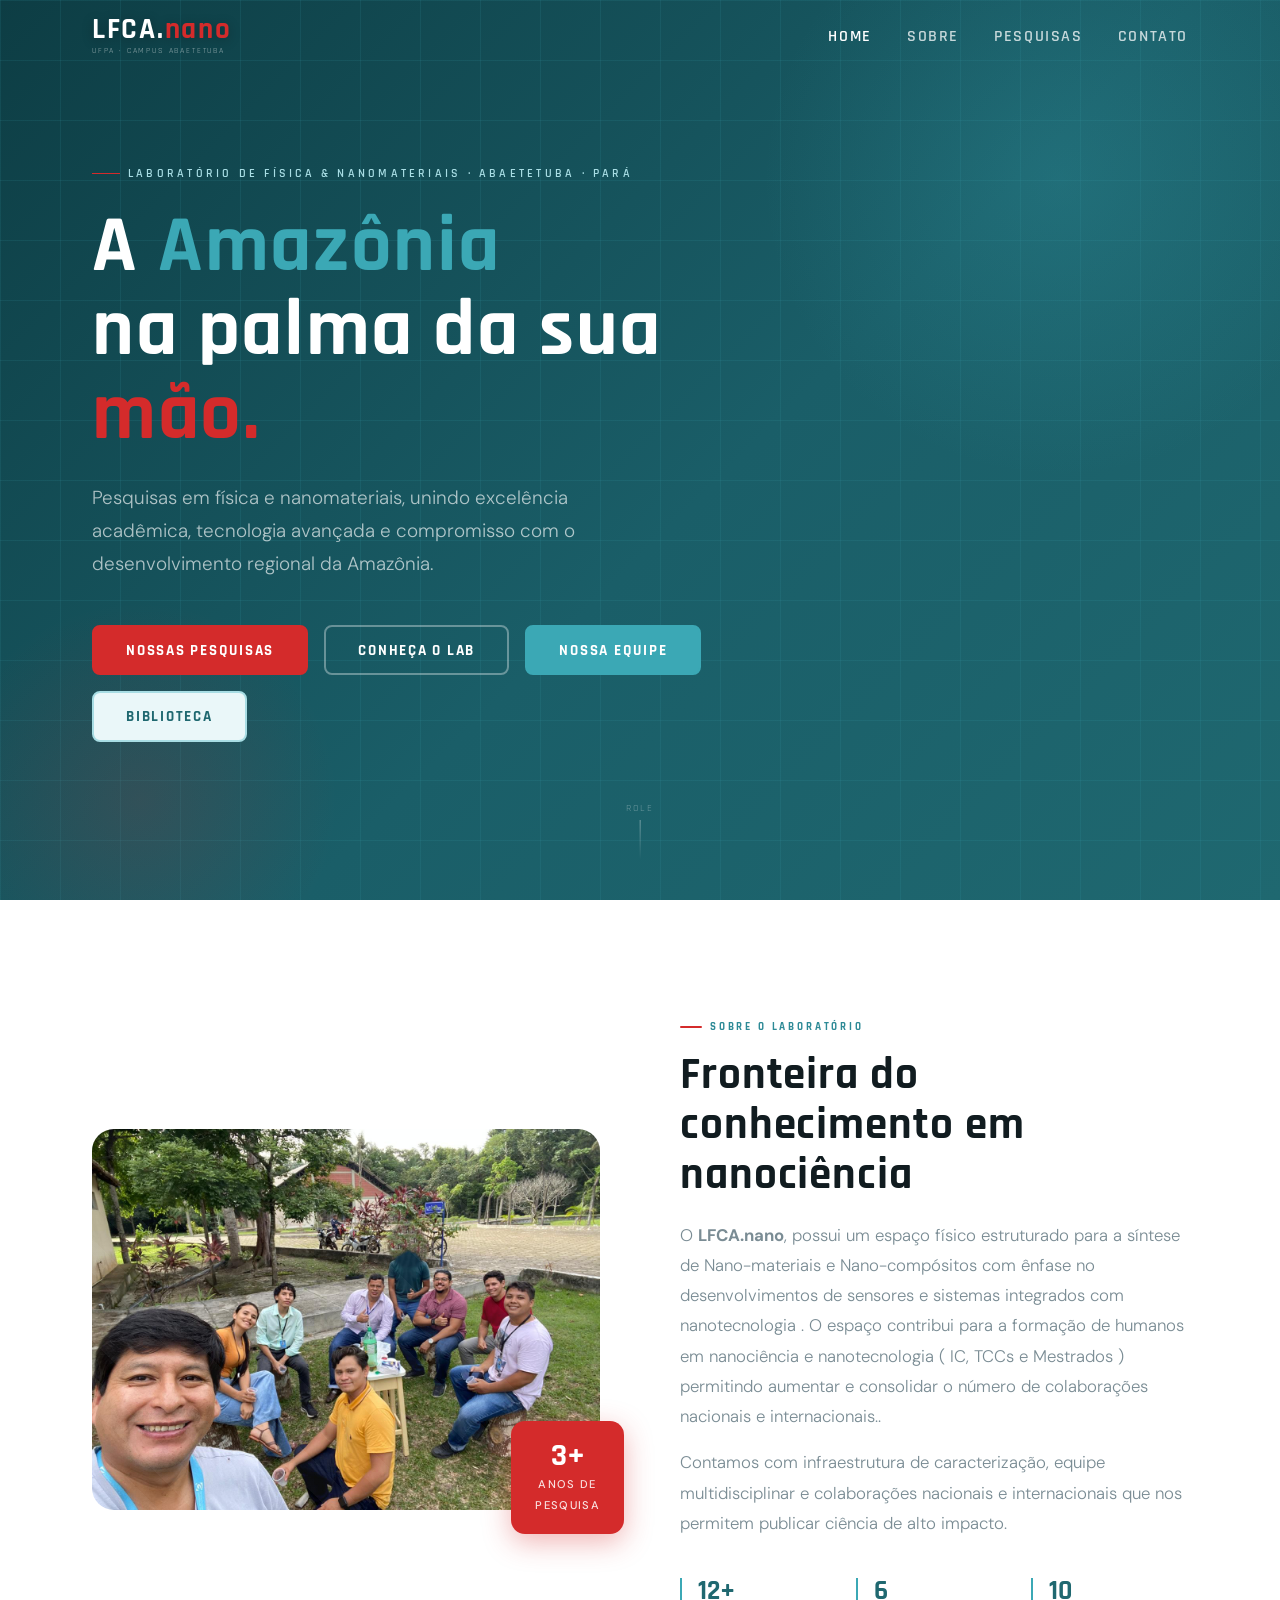
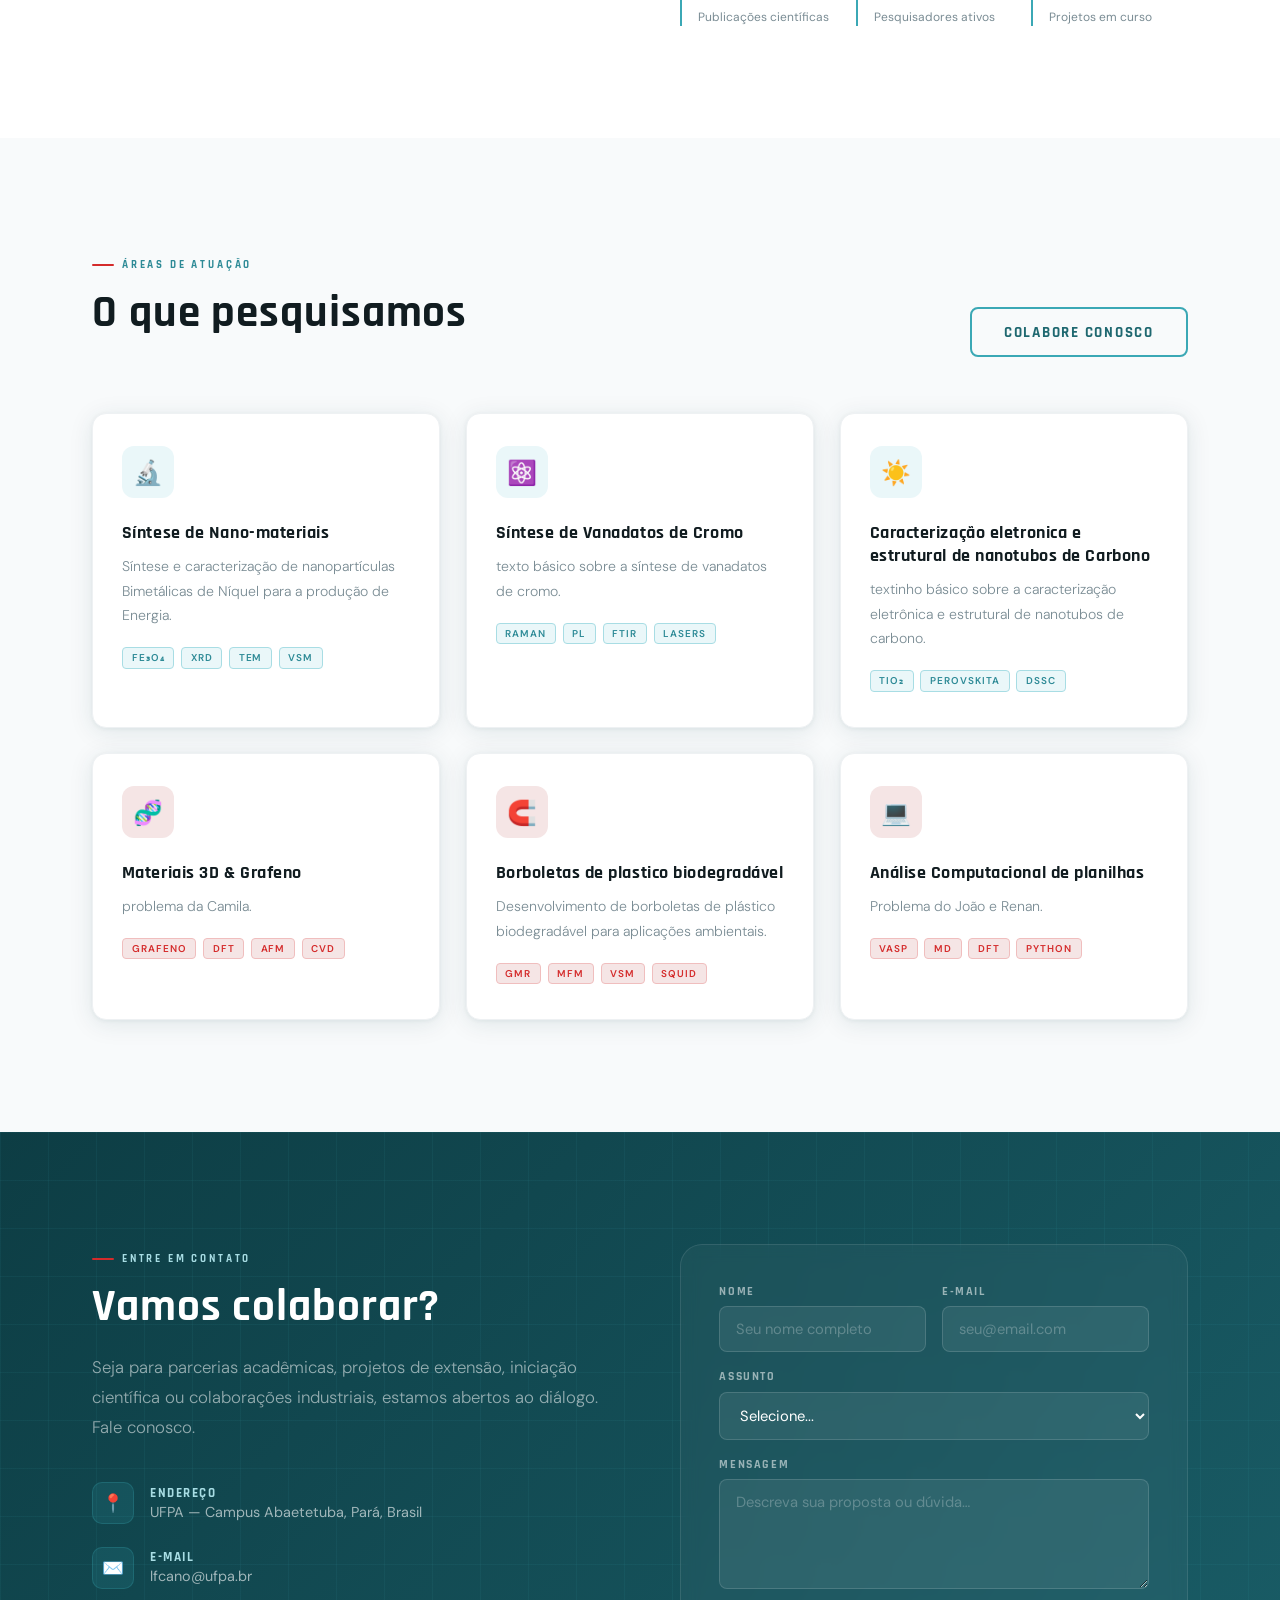
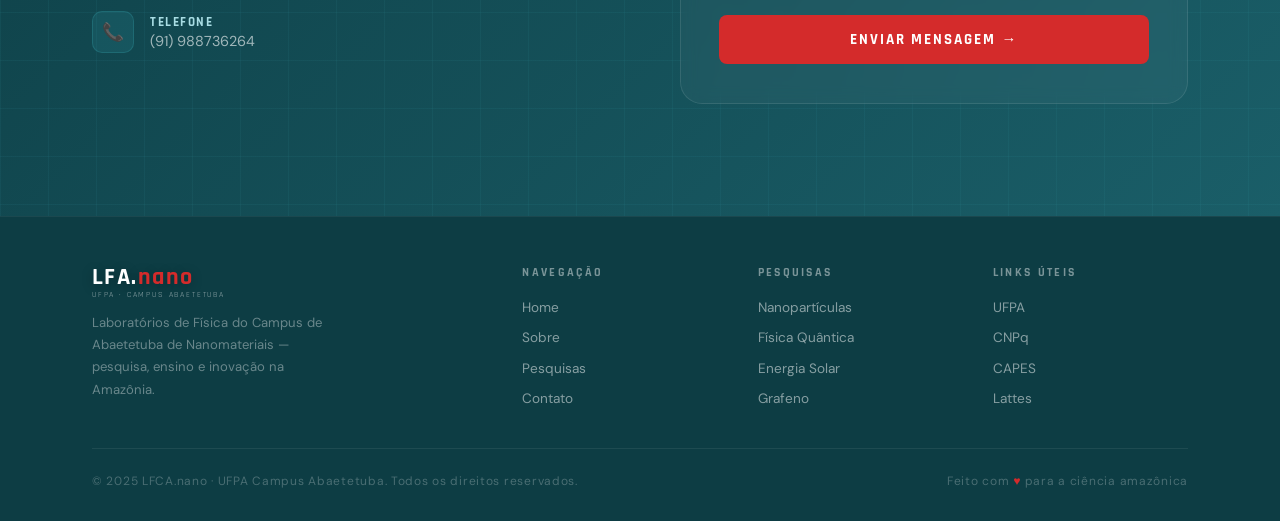
<file: main.html>
<!DOCTYPE html>
<html lang="pt-BR">
<head>
  <meta charset="UTF-8" />
  <meta name="viewport" content="width=device-width, initial-scale=1.0" />
  <title>LFCA.nano — Laboratório de Física & Nanomateriais</title>
  <link rel="stylesheet" href="main.css">
  <link href="https://fonts.googleapis.com/css2?family=Rajdhani:wght@400;500;600;700&family=DM+Sans:ital,opsz,wght@0,9..40,300;0,9..40,400;0,9..40,500;0,9..40,600;1,9..40,300&display=swap" rel="stylesheet" />


</head>
<body>

  <!-- ╔══════════════════════════════╗
       ║          HEADER             ║
       ╚══════════════════════════════╝ -->
  <header id="header">
    <div class="container">
      <nav class="nav-inner">
        <a href="#home" class="nav-logo">
          <span class="nav-logo-main">LFCA.<span>nano</span></span>
          <span class="nav-logo-sub">UFPA · Campus Abaetetuba</span>
        </a>

        <ul class="nav-links">
          <li><a href="#home">Home</a></li>
          <li><a href="#sobre">Sobre</a></li>
          <li><a href="#pesquisas">Pesquisas</a></li>
          <li><a href="#contato">Contato</a></li>
        </ul>

        <button class="nav-burger" id="burger" aria-label="Menu">
          <span></span><span></span><span></span>
        </button>
      </nav>

      <div class="nav-mobile" id="mobileMenu">
        <a href="#home"      onclick="closeMenu()">Home</a>
        <a href="#sobre"     onclick="closeMenu()">Sobre</a>
        <a href="#pesquisas" onclick="closeMenu()">Pesquisas</a>
        <a href="#contato"   onclick="closeMenu()">Contato</a>
      </div>
    </div>
  </header>

  <!-- ╔══════════════════════════════╗
       ║            HERO             ║
       ╚══════════════════════════════╝ -->
  <section id="home">
    <div class="hero-orb-2"></div>
    <div class="container">
      <div class="hero-content">
        <div class="hero-eyebrow">Laboratório de Física & Nanomateriais · Abaetetuba · Pará</div>
        <h1 class="hero-title">
          A <em> Amazônia </em><br>
          na palma da sua <br>
          <span class="accent">mão.</span>
        </h1>
        <p class="hero-sub">
          Pesquisas em física e nanomateriais, unindo excelência acadêmica, 
          tecnologia avançada e compromisso com o desenvolvimento regional da Amazônia.
        </p>
        <div class="hero-actions">
          <a href="#pesquisas" class="btn btn-primary">Nossas Pesquisas</a>
          <a href="#sobre"     class="btn btn-outline">Conheça o Lab</a>
          <a href="nossaequipe.html" class="btn btn-secondary">Nossa Equipe</a>
          <a href="biblioteca.html" class="btn btn-terciary">Biblioteca</a>
        </div>
      </div>
    </div>
    <div class="hero-scroll">
      <span>Role</span>
      <div class="scroll-line"></div>
    </div>
  </section>

  <!-- ╔══════════════════════════════╗
       ║            SOBRE            ║
       ╚══════════════════════════════╝ -->
  <section id="sobre">
    <div class="container">
      <div class="sobre-grid">

        <div class="sobre-visual reveal">
          <div class="sobre-box">
            <img src="src/image/nós.jpeg" alt="">
            <div class="sobre-box-icon"></div>
          </div>
          <div class="sobre-badge">
            <span class="sobre-badge-num">3+</span>
            <span class="sobre-badge-lbl">Anos de<br>Pesquisa</span>
          </div>
        </div>

        <div class="sobre-text reveal">
          <div class="section-label">Sobre o Laboratório</div>
          <h2 class="section-title">Fronteira do conhecimento em nanociência</h2>
          <p class="section-desc">
            O <strong>LFCA.nano</strong>, possui um espaço físico estruturado para a síntese de Nano-materiais
             e Nano-compósitos com ênfase no desenvolvimentos de sensores e 
             sistemas integrados com nanotecnologia .
             O espaço contribui para a formação de humanos em nanociência
              e nanotecnologia ( IC, TCCs e Mestrados ) permitindo aumentar e consolidar o número de colaborações nacionais e internacionais..
          </p>
          <p class="section-desc" style="margin-top:1rem;">
            Contamos com infraestrutura de caracterização, equipe multidisciplinar 
            e colaborações nacionais e internacionais que nos permitem publicar ciência de alto impacto.
          </p>

          <div class="sobre-stats">
            <div class="stat-item">
              <div class="stat-num">12+</div>
              <div class="stat-lbl">Publicações científicas</div>
            </div>
            <div class="stat-item">
              <div class="stat-num">6</div>
              <div class="stat-lbl">Pesquisadores ativos</div>
            </div>
            <div class="stat-item">
              <div class="stat-num">10</div>
              <div class="stat-lbl">Projetos em curso</div>
            </div>
          </div>
        </div>

      </div>
    </div>
  </section>

  <!-- ╔══════════════════════════════╗
       ║          PESQUISAS          ║
       ╚══════════════════════════════╝ -->
  <section id="pesquisas">
    <div class="container">
      <div class="pesquisas-header reveal">
        <div>
          <div class="section-label">Áreas de Atuação</div>
          <h2 class="section-title">O que pesquisamos</h2>
        </div>
        <a href="#contato" class="btn btn-outline" style="border-color:var(--teal-400);color:var(--teal-700);">
          Colabore conosco
        </a>
      </div>

      <div class="cards-grid">

        <div class="area-card reveal">
          <div class="card-icon">🔬</div>
          <div class="card-title">Síntese de Nano-materiais</div>
          <p class="card-desc">Síntese e caracterização de nanopartículas Bimetálicas de Níquel para a produção de Energia.</p>
          <div class="card-tags">
            <span class="ctag">Fe₃O₄</span>
            <span class="ctag">XRD</span>
            <span class="ctag">TEM</span>
            <span class="ctag">VSM</span>
          </div>
        </div>

        <div class="area-card reveal" style="transition-delay:.1s">
          <div class="card-icon">⚛️</div>
          <div class="card-title">Síntese de Vanadatos de Cromo</div>
          <p class="card-desc">texto básico sobre a síntese de vanadatos de cromo.</p>
          <div class="card-tags">
            <span class="ctag">Raman</span>
            <span class="ctag">PL</span>
            <span class="ctag">FTIR</span>
            <span class="ctag">Lasers</span>
          </div>
        </div>

        <div class="area-card reveal" style="transition-delay:.2s">
          <div class="card-icon">☀️</div>
          <div class="card-title">Caracterização eletronica e estrutural de nanotubos de Carbono</div>
          <p class="card-desc">textinho básico sobre a caracterização eletrônica e estrutural de nanotubos de carbono.</p>
          <div class="card-tags">
            <span class="ctag">TiO₂</span>
            <span class="ctag">Perovskita</span>
            <span class="ctag">DSSC</span>
          </div>
        </div>

        <div class="area-card red-accent reveal" style="transition-delay:.05s">
          <div class="card-icon">🧬</div>
          <div class="card-title">Materiais 3D & Grafeno</div>
          <p class="card-desc">problema da Camila.</p>
          <div class="card-tags">
            <span class="ctag">Grafeno</span>
            <span class="ctag">DFT</span>
            <span class="ctag">AFM</span>
            <span class="ctag">CVD</span>
          </div>
        </div>

        <div class="area-card red-accent reveal" style="transition-delay:.15s">
          <div class="card-icon">🧲</div>
          <div class="card-title">Borboletas de plastico biodegradável</div>
          <p class="card-desc">Desenvolvimento de borboletas de plástico biodegradável para aplicações ambientais.</p>
          <div class="card-tags">
            <span class="ctag">GMR</span>
            <span class="ctag">MFM</span>
            <span class="ctag">VSM</span>
            <span class="ctag">SQUID</span>
          </div>
        </div>

        <div class="area-card red-accent reveal" style="transition-delay:.25s">
          <div class="card-icon">💻</div>
          <div class="card-title">Análise Computacional de planilhas</div>
          <p class="card-desc">Problema do João e Renan.</p>
          <div class="card-tags">
            <span class="ctag">VASP</span>
            <span class="ctag">MD</span>
            <span class="ctag">DFT</span>
            <span class="ctag">Python</span>
          </div>
        </div>

      </div>
    </div>
  </section>

  <!-- ╔══════════════════════════════╗
       ║          CONTATO            ║
       ╚══════════════════════════════╝ -->
  <section id="contato">
    <div class="container">
      <div class="contato-inner">

        <div class="contato-text reveal">
          <div class="section-label">Entre em Contato</div>
          <h2 class="section-title" style="color:var(--white)">Vamos colaborar?</h2>
          <p class="section-desc">
            Seja para parcerias acadêmicas, projetos de extensão, iniciação científica ou colaborações 
            industriais, estamos abertos ao diálogo. Fale conosco.
          </p>
          <div class="contato-info">
            <div class="info-item">
              <div class="info-icon">📍</div>
              <div class="info-text">
                <strong>Endereço</strong>
                <span>UFPA — Campus Abaetetuba, Pará, Brasil</span>
              </div>
            </div>
            <div class="info-item">
              <div class="info-icon">✉️</div>
              <div class="info-text">
                <strong>E-mail</strong>
                <span> <a href="mailto:lfcano@ufpa.br">lfcano@ufpa.br</a></span>
              </div>
            </div>
            <div class="info-item">
              <div class="info-icon">📞</div>
              <div class="info-text">
                <strong>Telefone</strong>
                <span>(91) 988736264</span>
              </div>
            </div>
          </div>
        </div>

        <div class="contato-form reveal">
          <div class="form-row">
            <div class="form-group">
              <label>Nome</label>
              <input type="text" placeholder="Seu nome completo" />
            </div>
            <div class="form-group">
              <label>E-mail</label>
              <input type="email" placeholder="seu@email.com" />
            </div>
          </div>
          <div class="form-group">
            <label>Assunto</label>
            <select>
              <option value="">Selecione...</option>
              <option>Iniciação Científica</option>
              <option>Parceria Acadêmica</option>
              <option>Colaboração Industrial</option>
              <option>Visita ao Laboratório</option>
              <option>Outro</option>
            </select>
          </div>
          <div class="form-group">
            <label>Mensagem</label>
            <textarea placeholder="Descreva sua proposta ou dúvida…"></textarea>
          </div>
          <button class="form-submit" onclick="submitForm(event)">Enviar Mensagem →</button>
        </div>

      </div>
    </div>
  </section>

  <!-- ╔══════════════════════════════╗
       ║           FOOTER            ║
       ╚══════════════════════════════╝ -->
  <footer>
    <div class="container">
      <div class="footer-inner">

        <div class="footer-brand">
          <div class="nav-logo">
            <span class="nav-logo-main">LFA.<span>nano</span></span>
            <span class="nav-logo-sub">UFPA · Campus Abaetetuba</span>
          </div>
          <p>Laboratórios de Física do Campus de Abaetetuba de Nanomateriais — pesquisa, ensino e inovação na Amazônia.</p>
        </div>

        <div class="footer-col">
          <h4>Navegação</h4>
          <ul>
            <li><a href="#home">Home</a></li>
            <li><a href="#sobre">Sobre</a></li>
            <li><a href="#pesquisas">Pesquisas</a></li>
            <li><a href="#contato">Contato</a></li>
          </ul>
        </div>

        <div class="footer-col">
          <h4>Pesquisas</h4>
          <ul>
            <li><a href="#pesquisas">Nanopartículas</a></li>
            <li><a href="#pesquisas">Física Quântica</a></li>
            <li><a href="#pesquisas">Energia Solar</a></li>
            <li><a href="#pesquisas">Grafeno</a></li>
          </ul>
        </div>

        <div class="footer-col">
          <h4>Links Úteis</h4>
          <ul>
            <li><a href="https://www.ufpa.br" target="_blank">UFPA</a></li>
            <li><a href="https://www.cnpq.br" target="_blank">CNPq</a></li>
            <li><a href="https://www.capes.gov.br" target="_blank">CAPES</a></li>
            <li><a href="https://lattes.cnpq.br" target="_blank">Lattes</a></li>
          </ul>
        </div>

      </div>

      <div class="footer-bottom">
        <p>© 2025 LFCA.nano · UFPA Campus Abaetetuba. Todos os direitos reservados.</p>
        <p>Feito com <span>♥</span> para a ciência amazônica</p>
      </div>
    </div>
  </footer>
  <script src="main.js"></script>
</body>
</html>
</file>
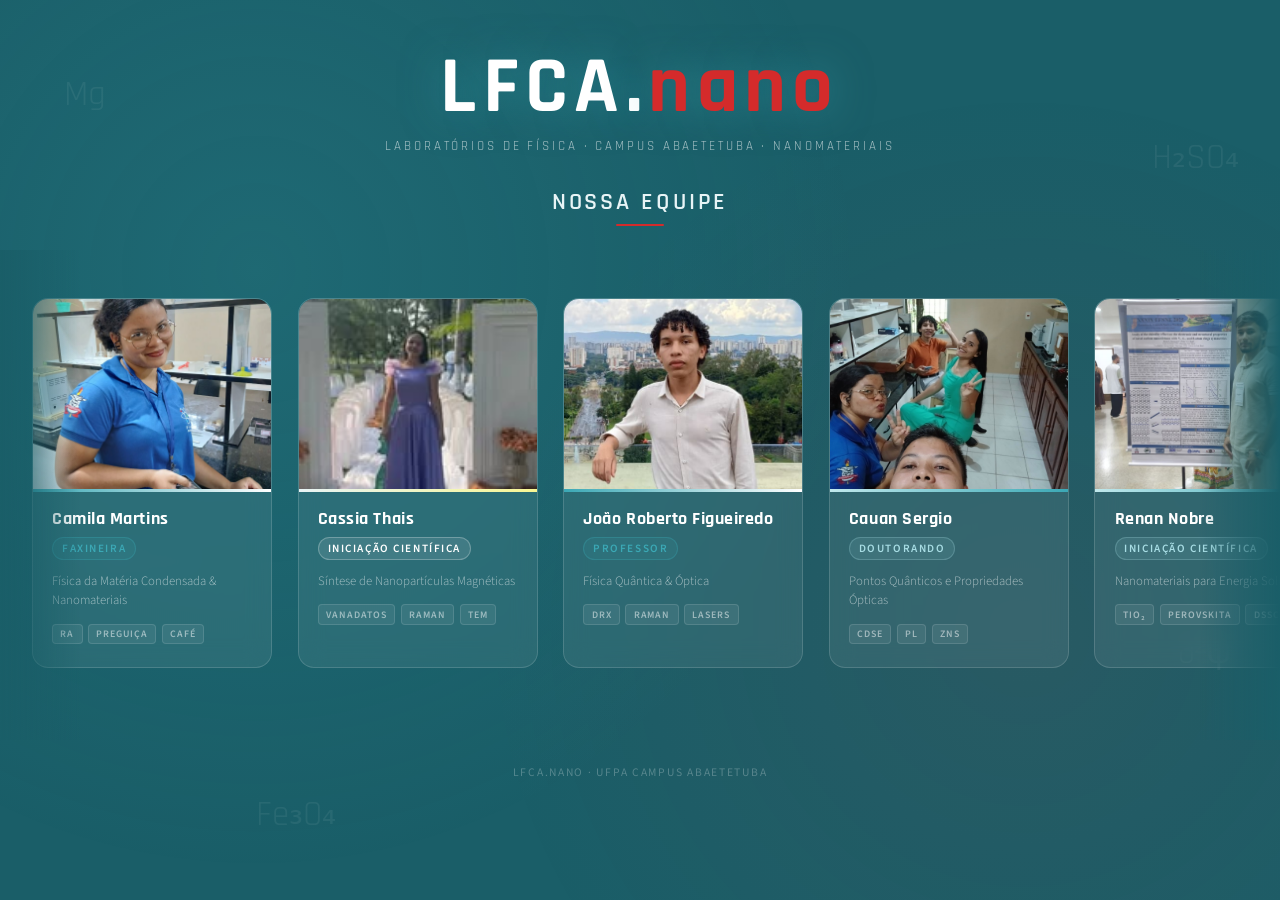
<file: nossaequipe.html>
<!DOCTYPE html>
<html lang="pt-BR">
<head>
  <meta charset="UTF-8">
  <meta name="viewport" content="width=device-width, initial-scale=1.0">
  <title>LFCAnano — Profissionais</title>
  <link href="https://fonts.googleapis.com/css2?family=Rajdhani:wght@400;600;700&family=Source+Sans+3:wght@300;400;600&display=swap" rel="stylesheet">
  <link rel="stylesheet" href="nossaeqp.css">
</head>
<body>

  <!-- science doodles -->
  <div class="doodle">Mg</div>
  <div class="doodle">H₂SO₄</div>
  <div class="doodle">Zn</div>
  <div class="doodle">∂²ψ</div>
  <div class="doodle">Fe₃O₄</div>
  <div class="doodle">λ</div>
  <div class="doodle">∇·B=0</div>

  <header>
    <div class="logo-text">LFCA.<span>nano</span></div>
    <div class="logo-sub">Laboratórios de Física · Campus Abaetetuba · Nanomateriais</div>
    <div class="section-title">Nossa Equipe</div>
  </header>

  <div class="carousel-wrapper">
    <div class="carousel-track" id="track"></div>
  </div>

  <footer>LFCA.nano · UFPA Campus Abaetetuba</footer>

  <script src="nossaeqp.js"></script>
</body>
</html>
</file>
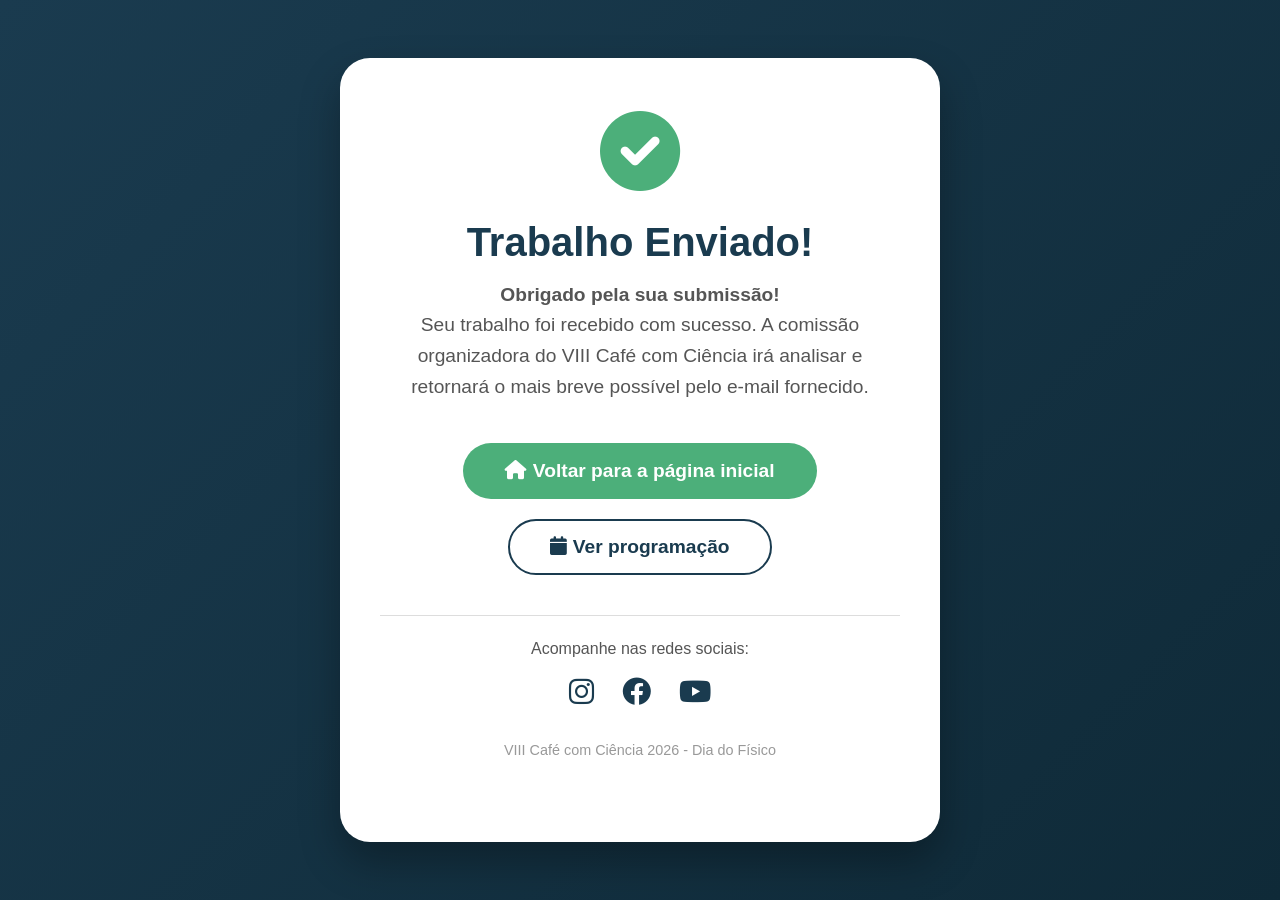
<file: obrigado.html>
<!DOCTYPE html>
<html lang="pt-br">
<head>
    <meta charset="UTF-8">
    <meta name="viewport" content="width=device-width, initial-scale=1.0">
    <title>Obrigado! - VIII Café com Ciência</title>
    <style>
        * {
            margin: 0;
            padding: 0;
            box-sizing: border-box;
            font-family: 'Segoe UI', Tahoma, Geneva, Verdana, sans-serif;
        }
        
        body {
            background: linear-gradient(135deg, #1a3b4f, #0f2a38);
            min-height: 100vh;
            display: flex;
            align-items: center;
            justify-content: center;
            padding: 20px;
        }
        
        .container {
            background-color: white;
            max-width: 600px;
            width: 100%;
            padding: 50px 40px;
            border-radius: 30px;
            text-align: center;
            box-shadow: 0 20px 40px rgba(0,0,0,0.3);
        }
        
        .icone {
            font-size: 5rem;
            color: #4caf7a;
            margin-bottom: 20px;
        }
        
        h1 {
            color: #1a3b4f;
            font-size: 2.5rem;
            margin-bottom: 15px;
        }
        
        p {
            color: #555;
            font-size: 1.2rem;
            line-height: 1.6;
            margin-bottom: 30px;
        }
        
        .btn {
            display: inline-block;
            background-color: #4caf7a;
            color: white;
            padding: 15px 40px;
            border-radius: 50px;
            text-decoration: none;
            font-weight: bold;
            font-size: 1.2rem;
            transition: all 0.3s;
            border: 2px solid transparent;
            margin: 10px;
        }
        
        .btn:hover {
            background-color: transparent;
            border-color: #4caf7a;
            color: #4caf7a;
            transform: scale(1.05);
        }
        
        .btn-outline {
            background-color: transparent;
            border: 2px solid #1a3b4f;
            color: #1a3b4f;
        }
        
        .btn-outline:hover {
            background-color: #1a3b4f;
            color: white;
            border-color: #1a3b4f;
        }
        
        .redes-sociais {
            margin-top: 30px;
            padding-top: 20px;
            border-top: 1px solid #ddd;
        }
        
        .redes-sociais a {
            color: #1a3b4f;
            font-size: 1.8rem;
            margin: 0 10px;
            transition: color 0.3s;
            text-decoration: none;
        }
        
        .redes-sociais a:hover {
            color: #4caf7a;
        }
        
        @media (max-width: 768px) {
            .container { padding: 30px 20px; }
            h1 { font-size: 2rem; }
            p { font-size: 1rem; }
            .btn { display: block; width: 100%; margin: 10px 0; }
        }
    </style>
    <!-- Font Awesome -->
    <link rel="stylesheet" href="https://cdnjs.cloudflare.com/ajax/libs/font-awesome/6.0.0/css/all.min.css">
</head>
<body>
    <div class="container">
        <div class="icone">
            <i class="fas fa-check-circle"></i>
        </div>
        
        <h1>Trabalho Enviado!</h1>
        
        <p>
            <strong>Obrigado pela sua submissão!</strong><br>
            Seu trabalho foi recebido com sucesso. 
            A comissão organizadora do VIII Café com Ciência irá analisar e 
            retornará o mais breve possível pelo e-mail fornecido.
        </p>
        
        <div style="margin: 30px 0;">
            <!-- BOTÃO VOLTAR PARA PÁGINA INICIAL -->
            <a href="index.html" class="btn">
                <i class="fas fa-home"></i> Voltar para a página inicial
            </a>
            
            <!-- BOTÃO VER PROGRAMAÇÃO - Volta para index.html na seção de programação -->
            <a href="index.html#programacao" class="btn btn-outline">
                <i class="fas fa-calendar"></i> Ver programação
            </a>
        </div>
        
        <div class="redes-sociais">
            <p style="font-size: 1rem; margin-bottom: 15px;">Acompanhe nas redes sociais:</p>
            <a href="https://www.instagram.com/cafecomciencia_ufpa/" target="_blank">
                <i class="fab fa-instagram"></i>
            </a>
            <a href="https://www.facebook.com/share/v/1CzgucBdns/" target="_blank">
                <i class="fab fa-facebook"></i>
            </a>
            <a href="https://youtube.com/shorts/BmYcSkB1yfk?si=aydjt973rU95ovrd" target="_blank">
                <i class="fab fa-youtube"></i>
            </a>
        </div>
        
        <p style="margin-top: 30px; font-size: 0.9rem; color: #999;">
            VIII Café com Ciência 2026 - Dia do Físico
        </p>
    </div>

<script src="script.js"></script>
</body>
</html>
</file>
<file: main.css>
/* ═══════════════════════════════════════
       TOKENS & RESET
    ═══════════════════════════════════════ */
    :root {
      --teal-900: #0d3d44;
      --teal-800: #1a5e68;
      --teal-700: #1f6870;
      --teal-600: #2d8a96;
      --teal-400: #3ba8b5;
      --teal-200: #a8dde4;
      --teal-50:  #eaf7f9;
      --red:      #d42b2b;
      --red-soft: #f5e5e5;
      --white:    #ffffff;
      --gray-50:  #f8fafb;
      --gray-100: #eef1f3;
      --gray-300: #c8d0d5;
      --gray-500: #7a8c94;
      --gray-700: #3d4f56;
      --gray-900: #111c20;

      --font-display: 'Rajdhani', sans-serif;
      --font-body:    'DM Sans', sans-serif;

      --radius-sm: 8px;
      --radius-md: 14px;
      --radius-lg: 22px;

      --shadow-card: 0 4px 24px rgba(13,61,68,.10), 0 1px 4px rgba(13,61,68,.06);
      --shadow-card-hover: 0 16px 48px rgba(13,61,68,.18), 0 2px 8px rgba(13,61,68,.08);

      --transition: .28s cubic-bezier(.4,0,.2,1);
    }

    *, *::before, *::after { box-sizing: border-box; margin: 0; padding: 0; }

    html { scroll-behavior: smooth; font-size: 16px; }

    body {
      font-family: var(--font-body);
      color: var(--gray-900);
      background: var(--white);
      overflow-x: hidden;
      -webkit-font-smoothing: antialiased;
    }

    img { max-width: 100%; display: block; }
    a   { text-decoration: none; color: inherit; }

    .container {
      width: 100%;
      max-width: 1160px;
      margin: 0 auto;
      padding: 0 2rem;
    }

    /* ═══════════════════════════════════════
       HEADER / NAV
    ═══════════════════════════════════════ */
    #header {
      position: fixed; top: 0; left: 0; right: 0;
      z-index: 100;
      background: transparent;
      transition: background var(--transition), box-shadow var(--transition), backdrop-filter var(--transition);
    }
    #header.scrolled {
      background: rgba(10, 48, 55, 0.92);
      backdrop-filter: blur(16px);
      box-shadow: 0 2px 24px rgba(0,0,0,.18);
    }

    .nav-inner {
      display: flex;
      align-items: center;
      justify-content: space-between;
      height: 72px;
    }

    /* logo */
    .nav-logo {
      display: flex;
      flex-direction: column;
      line-height: 1;
    }
    .nav-logo-main {
      font-family: var(--font-display);
      font-size: 1.8rem;
      font-weight: 700;
      color: var(--white);
      letter-spacing: .06em;
      text-shadow: 0 2px 12px rgba(0,0,0,.3);
    }
    .nav-logo-main span { color: var(--red); }
    .nav-logo-sub {
      font-family: var(--font-display);
      font-size: .52rem;
      letter-spacing: .22em;
      color: rgba(255,255,255,.55);
      text-transform: uppercase;
      margin-top: 2px;
    }

    /* links */
    .nav-links {
      display: flex;
      align-items: center;
      gap: 2.2rem;
      list-style: none;
    }
    .nav-links a {
      font-family: var(--font-display);
      font-size: 1rem;
      font-weight: 600;
      letter-spacing: .1em;
      text-transform: uppercase;
      color: rgba(255,255,255,.75);
      transition: color var(--transition);
      position: relative;
      padding-bottom: 3px;
    }
    .nav-links a::after {
      content: '';
      position: absolute; bottom: 0; left: 0;
      width: 0; height: 2px;
      background: var(--red);
      border-radius: 2px;
      transition: width var(--transition);
    }
    .nav-links a:hover         { color: var(--white); }
    .nav-links a:hover::after  { width: 100%; }

    /* hamburger */
    .nav-burger {
      display: none;
      flex-direction: column;
      gap: 5px;
      cursor: pointer;
      background: none; border: none; padding: 4px;
    }
    .nav-burger span {
      display: block; width: 26px; height: 2px;
      background: var(--white); border-radius: 2px;
      transition: transform var(--transition), opacity var(--transition);
    }
    .nav-burger.open span:nth-child(1) { transform: translateY(7px) rotate(45deg); }
    .nav-burger.open span:nth-child(2) { opacity: 0; }
    .nav-burger.open span:nth-child(3) { transform: translateY(-7px) rotate(-45deg); }

    /* mobile menu */
    .nav-mobile {
      display: none;
      flex-direction: column;
      background: rgba(10,48,55,.97);
      backdrop-filter: blur(16px);
      padding: 1.5rem 2rem 2rem;
      gap: 1.2rem;
      border-top: 1px solid rgba(255,255,255,.08);
    }
    .nav-mobile a {
      font-family: var(--font-display);
      font-size: 1.2rem;
      font-weight: 600;
      letter-spacing: .14em;
      text-transform: uppercase;
      color: rgba(255,255,255,.8);
    }
    .nav-mobile.open { display: flex; }

    /* ═══════════════════════════════════════
       HERO
    ═══════════════════════════════════════ */
    #home {
      position: relative;
      min-height: 100vh;
      display: flex;
      align-items: center;
      overflow: hidden;
      background: linear-gradient(135deg, var(--teal-900) 0%, var(--teal-800) 55%, var(--teal-700) 100%);
    }

    /* animated grid overlay */
    #home::before {
      content: '';
      position: absolute; inset: 0;
      background-image:
        linear-gradient(rgba(58,168,181,.12) 1px, transparent 1px),
        linear-gradient(90deg, rgba(58,168,181,.12) 1px, transparent 1px);
      background-size: 60px 60px;
      animation: grid-drift 18s linear infinite;
      pointer-events: none;
    }
    @keyframes grid-drift {
      0%   { transform: translate(0,0); }
      100% { transform: translate(60px, 60px); }
    }

    /* glow orbs */
    #home::after {
      content: '';
      position: absolute;
      width: 600px; height: 600px;
      top: -120px; right: -80px;
      border-radius: 50%;
      background: radial-gradient(circle, rgba(58,168,181,.22) 0%, transparent 70%);
      pointer-events: none;
    }
    .hero-orb-2 {
      position: absolute;
      width: 400px; height: 400px;
      bottom: -100px; left: -60px;
      border-radius: 50%;
      background: radial-gradient(circle, rgba(212,43,43,.14) 0%, transparent 70%);
      pointer-events: none;
    }

    .hero-content {
      position: relative; z-index: 2;
      max-width: 760px;
    }

    .hero-eyebrow {
      display: inline-flex;
      align-items: center;
      gap: .5rem;
      font-family: var(--font-display);
      font-size: .72rem;
      font-weight: 600;
      letter-spacing: .28em;
      text-transform: uppercase;
      color: var(--teal-200);
      margin-bottom: 1.5rem;
      opacity: 0;
      animation: fade-up .7s .2s forwards;
    }
    .hero-eyebrow::before {
      content: '';
      display: block;
      width: 28px; height: 1px;
      background: var(--red);
    }

    .hero-title {
      font-family: var(--font-display);
      font-size: clamp(2.6rem, 6.5vw, 5rem);
      font-weight: 700;
      line-height: 1.05;
      letter-spacing: .02em;
      color: var(--white);
      margin-bottom: 1.5rem;
      opacity: 0;
      animation: fade-up .7s .4s forwards;
    }
    .hero-title em {
      font-style: normal;
      color: var(--teal-400);
    }
    .hero-title .accent { color: var(--red); }

    .hero-sub {
      font-size: clamp(1rem, 2vw, 1.18rem);
      font-weight: 300;
      line-height: 1.75;
      color: rgba(255,255,255,.65);
      max-width: 560px;
      margin-bottom: 2.8rem;
      opacity: 0;
      animation: fade-up .7s .6s forwards;
    }

    .hero-actions {
      display: flex;
      flex-wrap: wrap;
      gap: 1rem;
      opacity: 0;
      animation: fade-up .7s .8s forwards;
    }

    .btn {
      display: inline-flex;
      align-items: center;
      gap: .5rem;
      font-family: var(--font-display);
      font-size: .92rem;
      font-weight: 700;
      letter-spacing: .12em;
      text-transform: uppercase;
      padding: .85rem 2rem;
      border-radius: var(--radius-sm);
      border: 2px solid transparent;
      cursor: pointer;
      transition: all var(--transition);
    }
    .btn-primary {
      background: var(--red);
      color: var(--white);
      border-color: var(--red);
    }
    .btn-primary:hover {
      background: #b82424;
      border-color: #b82424;
      transform: translateY(-2px);
      box-shadow: 0 8px 28px rgba(212,43,43,.4);
    }
    .btn-secondary {
      background: var(--teal-400);
      color: var(--white);
      border-color: var(--teal-400);
    }
    .btn-secondary:hover {
      background: var(--teal-600);
      border-color: var(--teal-600);
      transform: translateY(-2px);
      box-shadow: 0 8px 28px rgba(58,168,181,.35);
    }
    .btn-terciary {
      background: var(--teal-50);
      color: var(--teal-700);
      border-color: var(--teal-200);
    }
    .btn-terciary:hover {
      background: var(--teal-200);
      border-color: var(--teal-400);
      transform: translateY(-2px);
      box-shadow: 0 8px 28px rgba(58,168,181,.25);
    }
    .btn-outline {
      background: transparent;
      color: var(--white);
      border-color: rgba(255,255,255,.35);
    }
    .btn-outline:hover {
      background: rgba(255,255,255,.1);
      border-color: var(--white);
      transform: translateY(-2px);
    }

    /* scroll indicator */
    .hero-scroll {
      position: absolute;
      bottom: 2.5rem; left: 50%;
      transform: translateX(-50%);
      display: flex;
      flex-direction: column;
      align-items: center;
      gap: .4rem;
      opacity: 0;
      animation: fade-in 1s 1.4s forwards;
      z-index: 2;
    }
    .hero-scroll span {
      font-family: var(--font-display);
      font-size: .6rem;
      letter-spacing: .2em;
      text-transform: uppercase;
      color: rgba(255,255,255,.35);
    }
    .scroll-line {
      width: 1px; height: 40px;
      background: linear-gradient(to bottom, rgba(255,255,255,.4), transparent);
      animation: scroll-bounce 2s ease-in-out infinite;
    }
    @keyframes scroll-bounce {
      0%, 100% { transform: scaleY(1);   opacity: .6; }
      50%       { transform: scaleY(.6); opacity: .2; }
    }

    /* ═══════════════════════════════════════
       SECTION UTILS
    ═══════════════════════════════════════ */
    section { padding: 7rem 0; }

    .section-label {
      display: inline-flex;
      align-items: center;
      gap: .5rem;
      font-family: var(--font-display);
      font-size: .68rem;
      font-weight: 700;
      letter-spacing: .26em;
      text-transform: uppercase;
      color: var(--teal-600);
      margin-bottom: 1rem;
    }
    .section-label::before {
      content: '';
      display: block;
      width: 22px; height: 2px;
      background: var(--red);
      border-radius: 2px;
    }

    .section-title {
      font-family: var(--font-display);
      font-size: clamp(1.8rem, 4vw, 2.8rem);
      font-weight: 700;
      line-height: 1.12;
      letter-spacing: .02em;
      color: var(--gray-900);
      margin-bottom: 1.2rem;
    }

    .section-desc {
      font-size: 1.05rem;
      font-weight: 300;
      line-height: 1.8;
      color: var(--gray-500);
      max-width: 600px;
    }

    /* reveal animation via IntersectionObserver */
    .reveal {
      opacity: 0;
      transform: translateY(32px);
      transition: opacity .65s ease, transform .65s ease;
    }
    .reveal.visible {
      opacity: 1;
      transform: translateY(0);
    }

    /* ═══════════════════════════════════════
       SOBRE
    ═══════════════════════════════════════ */
    #sobre { background: var(--white); }

    .sobre-grid {
      display: grid;
      grid-template-columns: 1fr 1fr;
      gap: 5rem;
      align-items: center;
    }

    .sobre-visual {
      position: relative;
    }
    .sobre-box {
      width: 100%;
      aspect-ratio: 4/3;
      border-radius: var(--radius-lg);
      background: linear-gradient(135deg, var(--teal-800), var(--teal-600));
      display: flex;
      align-items: center;
      justify-content: center;
      overflow: hidden;
      position: relative;
    }
    .sobre-box::before {
      content: '';
      position: absolute; inset: 0;
      background:
        repeating-linear-gradient(45deg, transparent, transparent 24px, rgba(255,255,255,.04) 24px, rgba(255,255,255,.04) 48px);
    }
    .sobre-box-icon {
      font-family: var(--font-display);
      font-size: 5rem;
      font-weight: 700;
      color: rgba(255,255,255,.12);
      letter-spacing: .06em;
      position: relative; z-index: 1;
      user-select: none;
    }

    .sobre-badge {
      position: absolute;
      bottom: -1.5rem; right: -1.5rem;
      background: var(--red);
      color: var(--white);
      border-radius: var(--radius-md);
      padding: 1.2rem 1.5rem;
      box-shadow: 0 8px 28px rgba(212,43,43,.35);
      text-align: center;
    }
    .sobre-badge-num {
      font-family: var(--font-display);
      font-size: 2rem;
      font-weight: 700;
      line-height: 1;
      display: block;
    }
    .sobre-badge-lbl {
      font-size: .7rem;
      font-weight: 500;
      letter-spacing: .12em;
      text-transform: uppercase;
      opacity: .85;
    }

    .sobre-text .section-desc { max-width: 100%; }

    .sobre-stats {
      display: grid;
      grid-template-columns: repeat(3, 1fr);
      gap: 1.2rem;
      margin-top: 2.5rem;
    }
    .stat-item {
      border-left: 2px solid var(--teal-400);
      padding-left: 1rem;
    }
    .stat-num {
      font-family: var(--font-display);
      font-size: 1.7rem;
      font-weight: 700;
      color: var(--teal-700);
      line-height: 1;
    }
    .stat-lbl {
      font-size: .75rem;
      font-weight: 400;
      color: var(--gray-500);
      margin-top: .25rem;
      line-height: 1.4;
    }

    /* ═══════════════════════════════════════
       PESQUISAS / ÁREAS
    ═══════════════════════════════════════ */
    #pesquisas { background: var(--gray-50); }

    .pesquisas-header {
      display: flex;
      justify-content: space-between;
      align-items: flex-end;
      flex-wrap: wrap;
      gap: 1.5rem;
      margin-bottom: 3.5rem;
    }

    .cards-grid {
      display: grid;
      grid-template-columns: repeat(3, 1fr);
      gap: 1.6rem;
    }

    .area-card {
      background: var(--white);
      border-radius: var(--radius-md);
      padding: 2rem 1.8rem 2.2rem;
      box-shadow: var(--shadow-card);
      border: 1px solid var(--gray-100);
      position: relative;
      overflow: hidden;
      transition: transform var(--transition), box-shadow var(--transition), border-color var(--transition);
      cursor: default;
    }
    .area-card::before {
      content: '';
      position: absolute;
      top: 0; left: 0; right: 0;
      height: 4px;
      background: linear-gradient(90deg, var(--teal-600), var(--teal-400));
      transform: scaleX(0);
      transform-origin: left;
      transition: transform var(--transition);
    }
    .area-card:hover {
      transform: translateY(-6px);
      box-shadow: var(--shadow-card-hover);
      border-color: var(--teal-200);
    }
    .area-card:hover::before { transform: scaleX(1); }

    .area-card.red-accent::before {
      background: linear-gradient(90deg, var(--red), #e85b5b);
    }

    .card-icon {
      width: 52px; height: 52px;
      border-radius: 12px;
      background: var(--teal-50);
      display: flex; align-items: center; justify-content: center;
      margin-bottom: 1.4rem;
      font-size: 1.5rem;
    }
    .area-card.red-accent .card-icon {
      background: var(--red-soft);
    }

    .card-title {
      font-family: var(--font-display);
      font-size: 1.15rem;
      font-weight: 700;
      letter-spacing: .03em;
      color: var(--gray-900);
      margin-bottom: .65rem;
    }
    .card-desc {
      font-size: .88rem;
      font-weight: 300;
      line-height: 1.75;
      color: var(--gray-500);
    }

    .card-tags {
      display: flex;
      flex-wrap: wrap;
      gap: .4rem;
      margin-top: 1.2rem;
    }
    .ctag {
      font-size: .62rem;
      font-weight: 600;
      letter-spacing: .1em;
      text-transform: uppercase;
      color: var(--teal-600);
      background: var(--teal-50);
      border: 1px solid var(--teal-200);
      padding: .2rem .55rem;
      border-radius: 4px;
    }
    .area-card.red-accent .ctag {
      color: var(--red);
      background: var(--red-soft);
      border-color: #f0bebe;
    }

    /* ═══════════════════════════════════════
       CONTATO
    ═══════════════════════════════════════ */
    #contato {
      background: linear-gradient(135deg, var(--teal-900) 0%, var(--teal-800) 100%);
      position: relative;
      overflow: hidden;
    }
    #contato::before {
      content: '';
      position: absolute; inset: 0;
      background-image:
        linear-gradient(rgba(58,168,181,.08) 1px, transparent 1px),
        linear-gradient(90deg, rgba(58,168,181,.08) 1px, transparent 1px);
      background-size: 48px 48px;
      pointer-events: none;
    }

    .contato-inner {
      position: relative; z-index: 1;
      display: grid;
      grid-template-columns: 1fr 1fr;
      gap: 5rem;
      align-items: start;
    }

    .contato-text .section-label { color: var(--teal-200); }
    .contato-text .section-title { color: var(--white); }
    .contato-text .section-desc  { color: rgba(255,255,255,.55); }

    .contato-info {
      display: flex;
      flex-direction: column;
      gap: 1.4rem;
      margin-top: 2.5rem;
    }
    .info-item {
      display: flex;
      align-items: center;
      gap: 1rem;
    }
    .info-icon {
      width: 42px; height: 42px;
      border-radius: 10px;
      background: rgba(58,168,181,.15);
      border: 1px solid rgba(58,168,181,.25);
      display: flex; align-items: center; justify-content: center;
      font-size: 1.1rem;
      flex-shrink: 0;
    }
    .info-text strong {
      display: block;
      font-family: var(--font-display);
      font-size: .8rem;
      font-weight: 700;
      letter-spacing: .12em;
      text-transform: uppercase;
      color: var(--teal-200);
    }
    .info-text span {
      font-size: .9rem;
      color: rgba(255,255,255,.6);
    }

    /* form */
    .contato-form {
      background: rgba(255,255,255,.04);
      border: 1px solid rgba(255,255,255,.1);
      border-radius: var(--radius-lg);
      padding: 2.4rem;
      backdrop-filter: blur(8px);
    }

    .form-row {
      display: grid;
      grid-template-columns: 1fr 1fr;
      gap: 1rem;
    }

    .form-group {
      display: flex;
      flex-direction: column;
      gap: .45rem;
      margin-bottom: 1.1rem;
    }
    .form-group label {
      font-family: var(--font-display);
      font-size: .72rem;
      font-weight: 700;
      letter-spacing: .14em;
      text-transform: uppercase;
      color: rgba(255,255,255,.55);
    }
    .form-group input,
    .form-group textarea,
    .form-group select {
      background: rgba(255,255,255,.07);
      border: 1px solid rgba(255,255,255,.14);
      border-radius: var(--radius-sm);
      padding: .75rem 1rem;
      color: var(--white);
      font-family: var(--font-body);
      font-size: .92rem;
      outline: none;
      transition: border-color var(--transition), background var(--transition);
      width: 100%;
    }
    .form-group input::placeholder,
    .form-group textarea::placeholder {
      color: rgba(255,255,255,.25);
    }
    .form-group input:focus,
    .form-group textarea:focus,
    .form-group select:focus {
      border-color: var(--teal-400);
      background: rgba(255,255,255,.11);
    }
    .form-group textarea { resize: vertical; min-height: 110px; }
    .form-group select option { background: var(--teal-800); }

    .form-submit {
      width: 100%;
      margin-top: .5rem;
      background: var(--red);
      color: var(--white);
      border: none;
      font-family: var(--font-display);
      font-size: .92rem;
      font-weight: 700;
      letter-spacing: .14em;
      text-transform: uppercase;
      padding: .95rem;
      border-radius: var(--radius-sm);
      cursor: pointer;
      transition: background var(--transition), transform var(--transition), box-shadow var(--transition);
    }
    .form-submit:hover {
      background: #b82424;
      transform: translateY(-2px);
      box-shadow: 0 8px 24px rgba(212,43,43,.45);
    }

    /* ═══════════════════════════════════════
       FOOTER
    ═══════════════════════════════════════ */
    footer {
      background: var(--teal-900);
      border-top: 1px solid rgba(255,255,255,.06);
      padding: 3rem 0 2rem;
    }

    .footer-inner {
      display: grid;
      grid-template-columns: 2fr 1fr 1fr 1fr;
      gap: 2.5rem;
      padding-bottom: 2.5rem;
      border-bottom: 1px solid rgba(255,255,255,.07);
    }

    .footer-brand .nav-logo-main { font-size: 1.5rem; }
    .footer-brand p {
      font-size: .82rem;
      line-height: 1.7;
      color: rgba(255,255,255,.38);
      margin-top: .8rem;
      max-width: 240px;
    }

    .footer-col h4 {
      font-family: var(--font-display);
      font-size: .72rem;
      font-weight: 700;
      letter-spacing: .2em;
      text-transform: uppercase;
      color: rgba(255,255,255,.45);
      margin-bottom: 1rem;
    }
    .footer-col ul { list-style: none; }
    .footer-col ul li + li { margin-top: .6rem; }
    .footer-col ul li a {
      font-size: .85rem;
      color: rgba(255,255,255,.5);
      transition: color var(--transition);
    }
    .footer-col ul li a:hover { color: var(--teal-400); }

    .footer-bottom {
      display: flex;
      justify-content: space-between;
      align-items: center;
      flex-wrap: wrap;
      gap: 1rem;
      padding-top: 1.5rem;
    }
    .footer-bottom p {
      font-size: .75rem;
      color: rgba(255,255,255,.25);
      letter-spacing: .06em;
    }
    .footer-bottom span { color: var(--red); }

    /* ═══════════════════════════════════════
       ANIMATIONS
    ═══════════════════════════════════════ */
    @keyframes fade-up {
      from { opacity: 0; transform: translateY(24px); }
      to   { opacity: 1; transform: translateY(0); }
    }
    @keyframes fade-in {
      from { opacity: 0; }
      to   { opacity: 1; }
    }

    /* ═══════════════════════════════════════
       RESPONSIVO
    ═══════════════════════════════════════ */
    @media (max-width: 1024px) {
      .cards-grid      { grid-template-columns: repeat(2, 1fr); }
      .footer-inner    { grid-template-columns: 1fr 1fr; }
      .contato-inner   { grid-template-columns: 1fr; gap: 3rem; }
    }

    @media (max-width: 768px) {
      section { padding: 5rem 0; }
      .sobre-grid  { grid-template-columns: 1fr; gap: 3rem; }
      .sobre-badge { bottom: -1rem; right: -.5rem; }
      .cards-grid  { grid-template-columns: 1fr; }
      .form-row    { grid-template-columns: 1fr; }
      .footer-inner { grid-template-columns: 1fr 1fr; }
      .nav-links   { display: none; }
      .nav-burger  { display: flex; }
      .sobre-stats { grid-template-columns: 1fr 1fr; }
    }

    @media (max-width: 480px) {
      .footer-inner    { grid-template-columns: 1fr; }
      .sobre-stats     { grid-template-columns: 1fr; }
      .pesquisas-header { flex-direction: column; align-items: flex-start; }
    }
</file>
<file: nossaeqp.css>
:root {
  --teal:        #2d8a96;
  --teal-dark:   #1f6870;
  --teal-light:  #3ba8b5;
  --teal-bg:     #1a5e68;
  --red:         #d42b2b;
  --white:       #ffffff;
  --off-white:   #e8f4f6;
  --amalero:      #f8f693;
  --card-bg:     rgba(255, 255, 255, 0.07);
  --card-border: rgba(255, 255, 255, 0.15);
}

* {
  margin: 0;
  padding: 0;
  box-sizing: border-box;
}

body {
  background: var(--teal-bg);
  min-height: 100vh;
  font-family: 'Source Sans 3', sans-serif;
  overflow-x: hidden;
  position: relative;
}

/* ── background gradient ── */
body::before {
  content: '';
  position: fixed;
  inset: 0;
  background-image:
    radial-gradient(circle at 20% 30%, rgba(58, 168, 181, .15) 0%, transparent 50%),
    radial-gradient(circle at 80% 70%, rgba(212, 43, 43, .08) 0%, transparent 45%);
  pointer-events: none;
  z-index: 0;
}

/* ── doodles flutuantes ── */
.doodle {
  position: fixed;
  opacity: .06;
  color: var(--white);
  font-size: clamp(1.4rem, 3vw, 2.2rem);
  font-family: 'Rajdhani', sans-serif;
  pointer-events: none;
  z-index: 0;
  user-select: none;
  animation: float 8s ease-in-out infinite;
}
.doodle:nth-child(1) { top:  8%; left:  5%; animation-delay: 0s;   }
.doodle:nth-child(2) { top: 15%; left: 90%; animation-delay: 1.2s; }
.doodle:nth-child(3) { top: 50%; left:  3%; animation-delay: 2.4s; }
.doodle:nth-child(4) { top: 70%; left: 92%; animation-delay: 0.6s; }
.doodle:nth-child(5) { top: 88%; left: 20%; animation-delay: 1.8s; }
.doodle:nth-child(6) { top: 35%; left: 96%; animation-delay: 3s;   }
.doodle:nth-child(7) { top: 60%; left:  8%; animation-delay: 2s;   }

@keyframes float {
  0%, 100% { transform: translateY(0px)   rotate(0deg); }
  50%       { transform: translateY(-18px) rotate(4deg); }
}

/* ── header ── */
header {
  position: relative;
  z-index: 10;
  display: flex;
  flex-direction: column;
  align-items: center;
  padding: 3rem 1.5rem 1.5rem;
  gap: .6rem;
}

.logo-text {
  font-family: 'Rajdhani', sans-serif;
  font-size: clamp(2.8rem, 8vw, 5rem);
  font-weight: 700;
  letter-spacing: .08em;
  line-height: 1;
  color: var(--white);
  text-shadow: 0 0 40px rgba(58, 168, 181, .5);
}
.logo-text span {
  color: var(--red);
}

.logo-sub {
  font-family: 'Rajdhani', sans-serif;
  font-size: clamp(.62rem, 1.6vw, .82rem);
  letter-spacing: .22em;
  color: rgba(255, 255, 255, .6);
  text-transform: uppercase;
}

.section-title {
  margin-top: 1.4rem;
  font-family: 'Rajdhani', sans-serif;
  font-size: clamp(1.1rem, 3vw, 1.5rem);
  font-weight: 600;
  color: var(--off-white);
  letter-spacing: .12em;
  text-transform: uppercase;
  position: relative;
}
.section-title::after {
  content: '';
  display: block;
  width: 48px;
  height: 2px;
  background: var(--red);
  margin: .45rem auto 0;
  border-radius: 2px;
}

/* ── carrossel ── */
.carousel-wrapper {
  position: relative;
  z-index: 10;
  width: 100%;
  padding: 2rem 0 3.5rem;
  overflow: hidden;
}

.carousel-track {
  display: flex;
  gap: 1.6rem;
  padding: 1rem 2rem;
  width: max-content;
  animation: scroll-left 32s linear infinite;
}
.carousel-track:hover {
  animation-play-state: paused;
}

@keyframes scroll-left {
  0%   { transform: translateX(0); }
  100% { transform: translateX(-50%); }
}

/* fade nas bordas */
.carousel-wrapper::before,
.carousel-wrapper::after {
  content: '';
  position: absolute;
  top: 0; bottom: 0;
  width: 80px;
  pointer-events: none;
  z-index: 5;
}
.carousel-wrapper::before {
  left: 0;
  background: linear-gradient(to right, var(--teal-bg), transparent);
}
.carousel-wrapper::after {
  right: 0;
  background: linear-gradient(to left, var(--teal-bg), transparent);
}

/* ── card ── */
.card {
  flex-shrink: 0;
  width: 240px;
  background: var(--card-bg);
  border: 1px solid var(--card-border);
  border-radius: 16px;
  backdrop-filter: blur(12px);
  overflow: hidden;
  transition: transform .3s ease, box-shadow .3s ease, border-color .3s ease;
  cursor: default;
}
.card:hover {
  transform: translateY(-10px) scale(1.03);
  box-shadow: 0 24px 50px rgba(0, 0, 0, .35), 0 0 0 1px var(--teal-light);
  border-color: var(--teal-light);
}

/* ── foto / avatar ── */
.card-avatar {
  width: 100%;
  height: 190px;
  background: linear-gradient(135deg, var(--teal-dark) 0%, var(--teal) 60%, var(--teal-light) 100%);
  display: flex;
  align-items: center;
  justify-content: center;
  position: relative;
  overflow: hidden;
}
.card-avatar::before {
  content: '';
  position: absolute;
  inset: 0;
  background: repeating-linear-gradient(
    45deg,
    transparent,
    transparent 18px,
    rgba(255, 255, 255, .04) 18px,
    rgba(248, 4, 207, 0.04) 36px
  );
}

/* foto real */
.card-avatar img {
  width: 100%;
  height: 100%;
  object-fit: cover;
  position: absolute;
  inset: 0;
  z-index: 1;
}

/* iniciais (fallback quando não há foto) */
.avatar-initials {
  font-family: 'Rajdhani', sans-serif;
  font-size: 3rem;
  font-weight: 700;
  color: rgba(255, 255, 255, .9);
  letter-spacing: .05em;
  position: relative;
  z-index: 1;
  text-shadow: 0 2px 12px rgba(0, 0, 0, .3);
}
.avatar-ring {
  position: absolute;
  width: 90px;
  height: 90px;
  border-radius: 50%;
  border: 2px solid rgba(255, 255, 255, .2);
  z-index: 0;
}

/* ── linha de acento por tipo ── */
.card-accent {
  height: 3px;
}
.card.researcher .card-accent { background: linear-gradient(90deg, var(--red), var(--teal-light)); }
.card.professor  .card-accent { background: linear-gradient(90deg, var(--teal-light), var(--white)); }
.card.student    .card-accent { background: linear-gradient(90deg, #c0e8ec, var(--teal-light)); }
.card.amalero    .card-accent { background: linear-gradient(90deg, var(--off-white), var(--amalero)); }
/* ── corpo do card ── */
.card-body {
  padding: 1.1rem 1.2rem 1.4rem;
}

.card-name {
  font-family: 'Rajdhani', sans-serif;
  font-size: 1.1rem;
  font-weight: 700;
  color: var(--white);
  line-height: 1.2;
  letter-spacing: .03em;
}

.card-role {
  display: inline-block;
  margin-top: .4rem;
  font-size: .7rem;
  font-weight: 600;
  letter-spacing: .14em;
  text-transform: uppercase;
  color: var(--white);
  background: rgba(255, 255, 255, .10);
  padding: .18rem .55rem;
  border-radius: 20px;
  border: 1px solid rgba(255, 255, 255, .25);
}

.card.researcher .card-role,
.card.professor .card-role {
  color: var(--red);
  background: rgba(212, 43, 43, .12);
  border-color: rgba(212, 43, 43, .3);
}
.card.professor .card-role {
  color: var(--teal-light);
  background: rgba(58, 168, 181, .12);
  border-color: rgba(58, 168, 181, .3);
}
.card.student .card-role {
  color: #a8dde4;
  background: rgba(168, 221, 228, .1);
  border-color: rgba(168, 221, 228, .25);
}

.card-area {
  margin-top: .75rem;
  font-size: .8rem;
  color: rgba(255, 255, 255, .58);
  line-height: 1.5;
  font-weight: 300;
}

.card-tags {
  display: flex;
  flex-wrap: wrap;
  gap: .35rem;
  margin-top: .85rem;
}
.tag {
  font-size: .62rem;
  font-weight: 600;
  letter-spacing: .1em;
  text-transform: uppercase;
  color: rgba(255, 255, 255, .5);
  background: rgba(255, 255, 255, .07);
  border: 1px solid rgba(255, 255, 255, .12);
  padding: .15rem .45rem;
  border-radius: 4px;
}

/* ── footer ── */
footer {
  position: relative;
  z-index: 10;
  text-align: center;
  padding: 1.5rem 1rem 2.5rem;
  font-size: .72rem;
  letter-spacing: .15em;
  text-transform: uppercase;
  color: rgba(255, 255, 255, .25);
}
</file>
